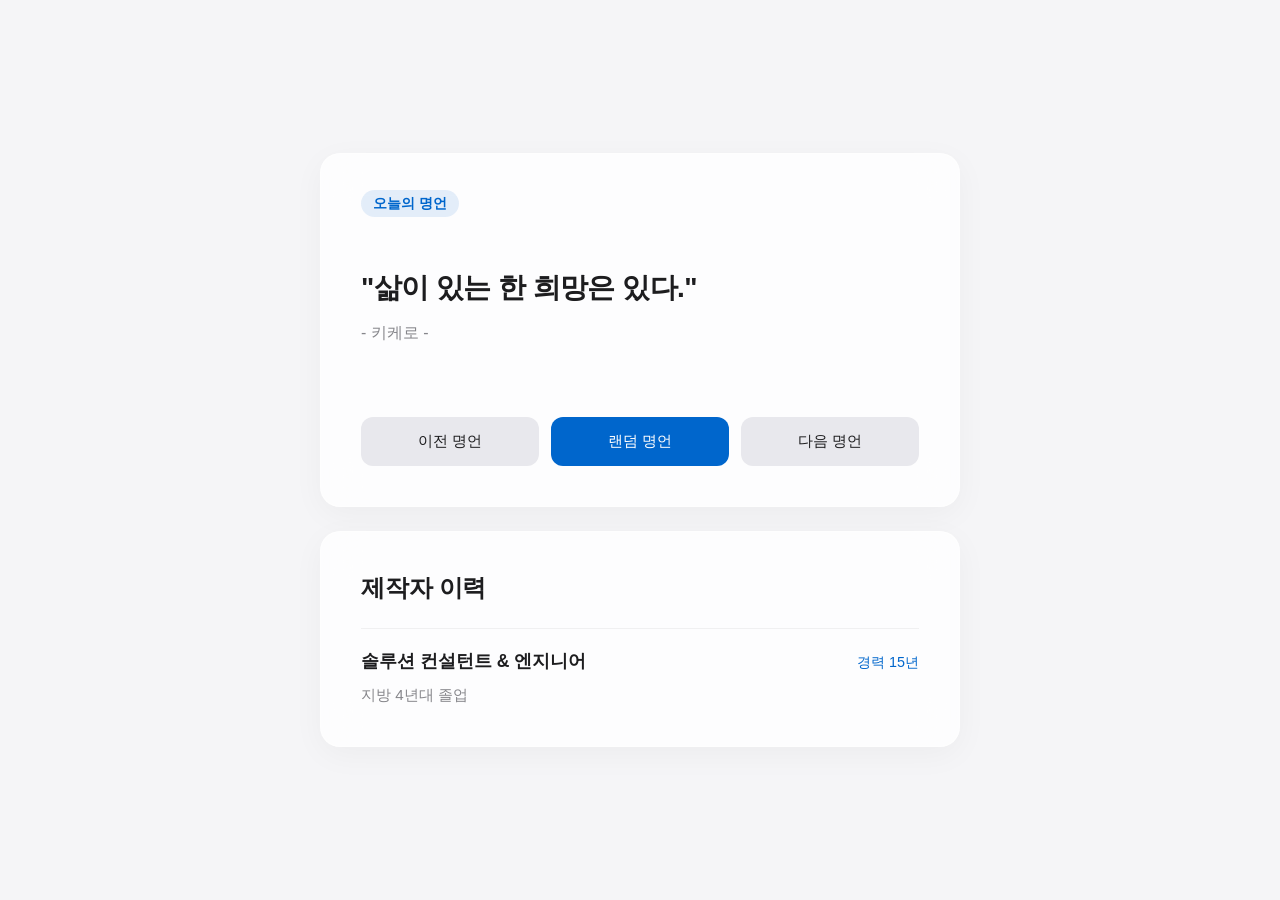
<file: index.html>
<!DOCTYPE html>
<html lang="ko">
<head>
    <meta charset="UTF-8">
    <meta name="viewport" content="width=device-width, initial-scale=1.0">
    <title>Quote of the Day | Apple Style</title>
    <link rel="stylesheet" href="style.css">
</head>
<body>
    <div class="main-wrapper">
        <section class="quote-section card">
            <div class="quote-header">
                <span class="badge">오늘의 명언</span>
            </div>
            <div class="quote-content">
                <p id="quote-text">"로딩 중..."</p>
                <p id="quote-author">- 작가 -</p>
            </div>
            <div class="button-group">
                <button id="prev-btn" class="secondary-btn">이전 명언</button>
                <button id="random-btn" class="primary-btn">랜덤 명언</button>
                <button id="next-btn" class="secondary-btn">다음 명언</button>
            </div>
        </section>

        <section class="career-section card">
            <div class="career-header">
                <h2>제작자 이력</h2>
            </div>
            <div class="career-body">
                <div class="career-item">
                    <span class="role">솔루션 컨설턴트 & 엔지니어</span>
                    <span class="duration">경력 15년</span>
                </div>
                <div class="education">
                    지방 4년대 졸업
                </div>
            </div>
        </section>
    </div>
    <script src="script.js"></script>
</body>
</html>
</file>
<file: style.css>
:root {
    --bg-color: #f5f5f7;
    --card-bg: rgba(255, 255, 255, 0.8);
    --text-primary: #1d1d1f;
    --text-secondary: #86868b;
    --accent-blue: #0066cc;
    --accent-blue-hover: #0077ed;
    --btn-secondary: #e8e8ed;
    --btn-secondary-hover: #d2d2d7;
    --border-radius: 20px;
    --blur: 20px;
}

* {
    margin: 0;
    padding: 0;
    box-sizing: border-box;
    -webkit-font-smoothing: antialiased;
    -moz-osx-font-smoothing: grayscale;
}

body {
    font-family: -apple-system, BlinkMacSystemFont, "SF Pro Text", "Myriad Set Pro", "SF Pro Icons", "Helvetica Neue", "Helvetica", "Arial", sans-serif;
    background-color: var(--bg-color);
    color: var(--text-primary);
    display: flex;
    justify-content: center;
    align-items: center;
    min-height: 100vh;
    padding: 20px;
}

.main-wrapper {
    width: 100%;
    max-width: 640px;
    display: flex;
    flex-direction: column;
    gap: 24px;
}

.card {
    background-color: var(--card-bg);
    backdrop-filter: blur(var(--blur));
    -webkit-backdrop-filter: blur(var(--blur));
    border-radius: var(--border-radius);
    padding: 40px;
    box-shadow: 0 8px 32px rgba(0, 0, 0, 0.04);
    border: 1px solid rgba(255, 255, 255, 0.3);
}

/* Quote Section */
.quote-header {
    margin-bottom: 24px;
}

.badge {
    background-color: rgba(0, 102, 204, 0.1);
    color: var(--accent-blue);
    padding: 6px 12px;
    border-radius: 20px;
    font-size: 0.85rem;
    font-weight: 600;
}

.quote-content {
    margin-bottom: 40px;
    min-height: 140px;
    display: flex;
    flex-direction: column;
    justify-content: center;
}

#quote-text {
    font-size: 1.75rem;
    font-weight: 600;
    line-height: 1.3;
    letter-spacing: -0.02em;
    margin-bottom: 16px;
}

#quote-author {
    font-size: 1rem;
    color: var(--text-secondary);
}

.button-group {
    display: flex;
    gap: 12px;
}

button {
    flex: 1;
    padding: 14px 20px;
    font-size: 0.95rem;
    font-weight: 500;
    border-radius: 12px;
    border: none;
    cursor: pointer;
    transition: all 0.2s ease;
}

.primary-btn {
    background-color: var(--accent-blue);
    color: white;
}

.primary-btn:hover {
    background-color: var(--accent-blue-hover);
    transform: scale(1.02);
}

.secondary-btn {
    background-color: var(--btn-secondary);
    color: var(--text-primary);
}

.secondary-btn:hover {
    background-color: var(--btn-secondary-hover);
}

button:active {
    transform: scale(0.98);
}

/* Career Section */
.career-header h2 {
    font-size: 1.5rem;
    font-weight: 600;
    margin-bottom: 24px;
    letter-spacing: -0.01em;
}

.career-body {
    border-top: 1px solid rgba(0, 0, 0, 0.05);
    padding-top: 20px;
}

.career-item {
    display: flex;
    justify-content: space-between;
    align-items: baseline;
    margin-bottom: 12px;
}

.role {
    font-size: 1.1rem;
    font-weight: 600;
}

.duration {
    font-size: 0.9rem;
    color: var(--accent-blue);
    font-weight: 500;
}

.education {
    font-size: 0.95rem;
    color: var(--text-secondary);
}

/* Mobile Responsive */
@media (max-width: 480px) {
    .card {
        padding: 30px 20px;
    }
    
    #quote-text {
        font-size: 1.5rem;
    }
    
    .button-group {
        flex-direction: column;
    }
    
    .career-item {
        flex-direction: column;
        gap: 4px;
    }
}
</file>
